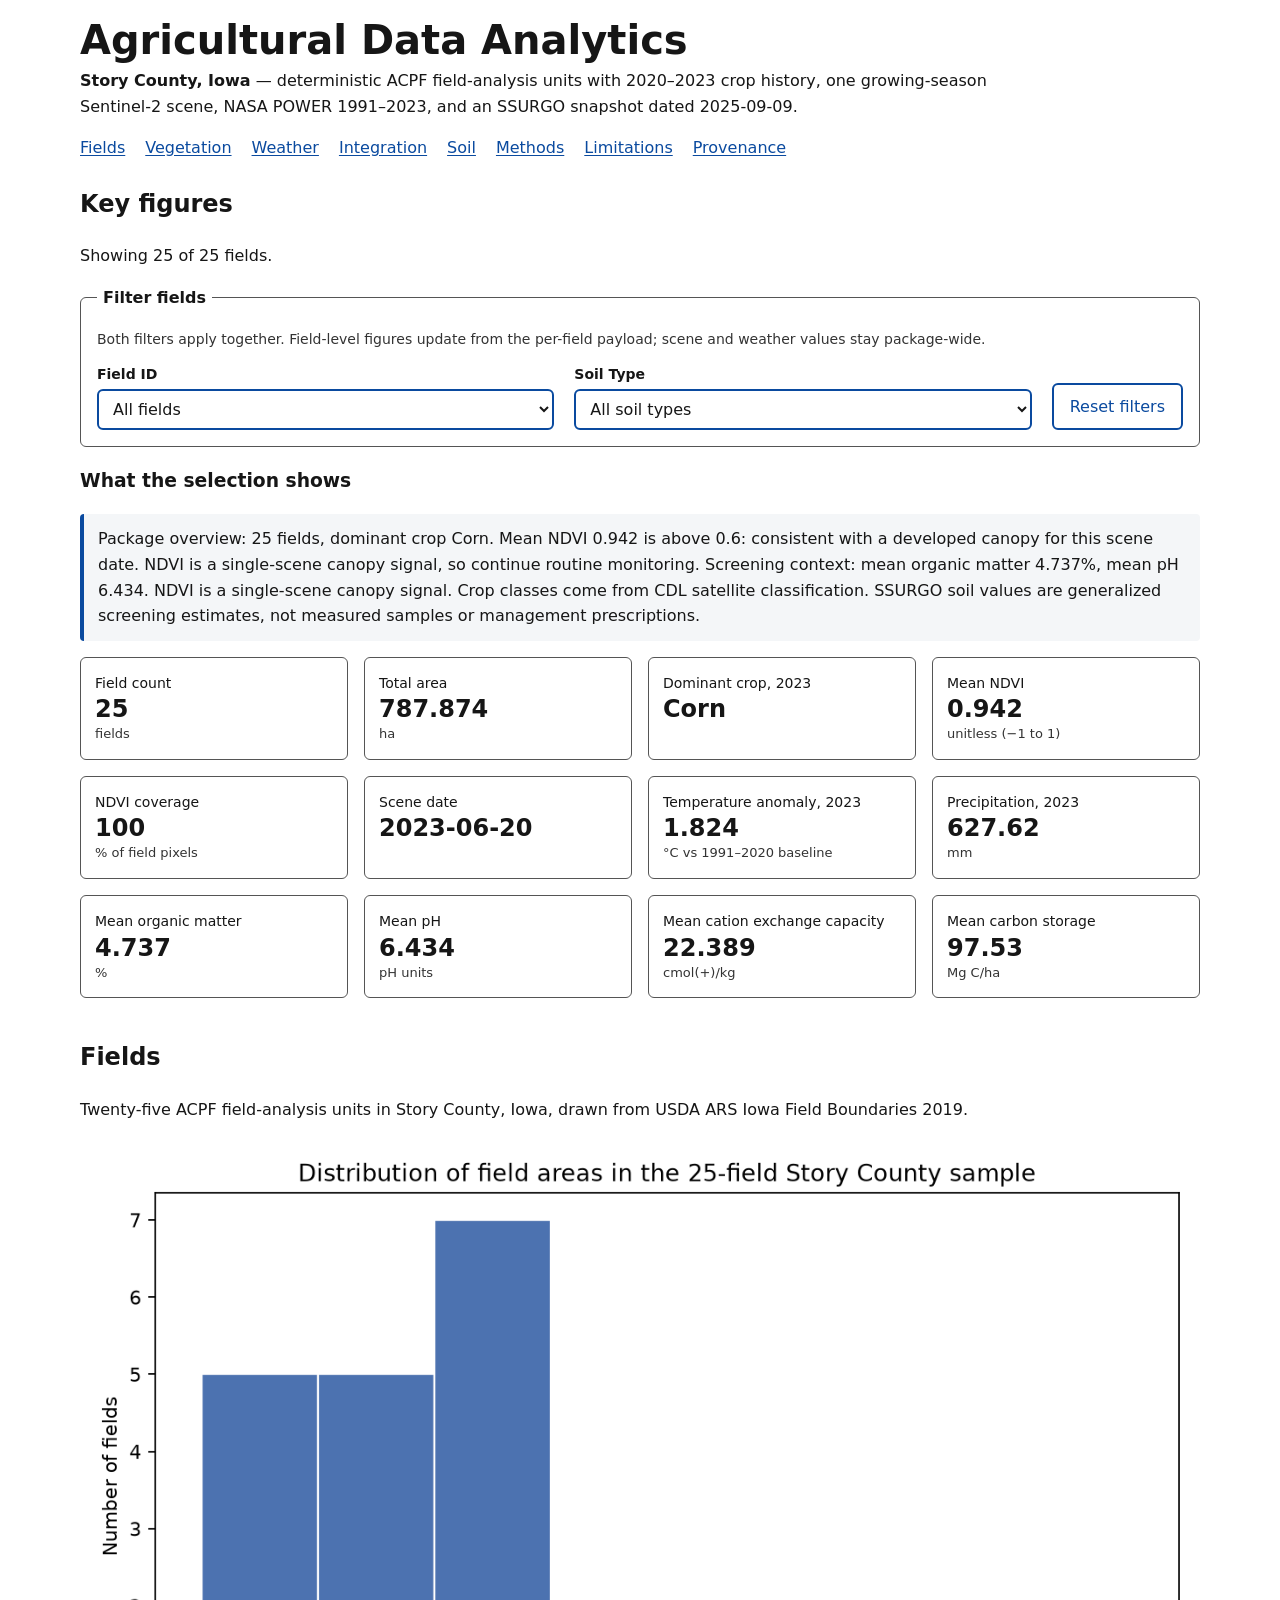
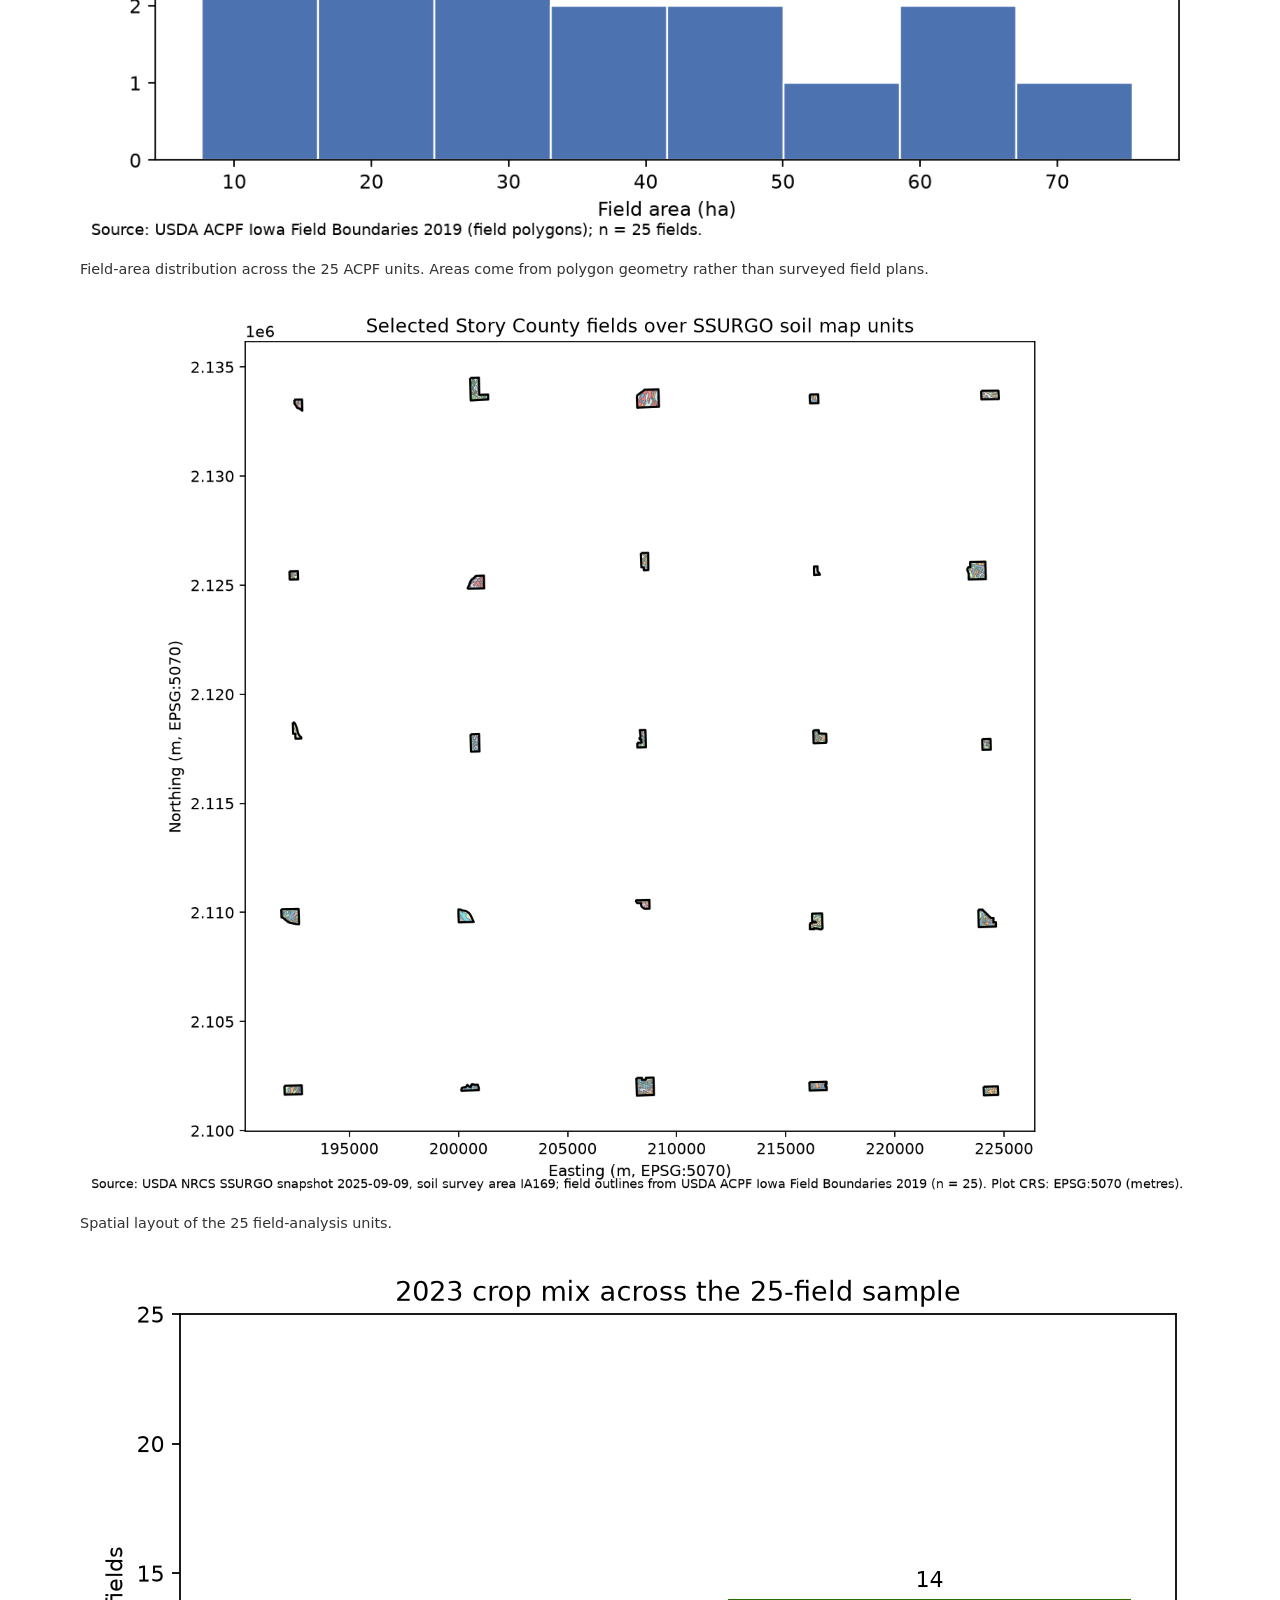
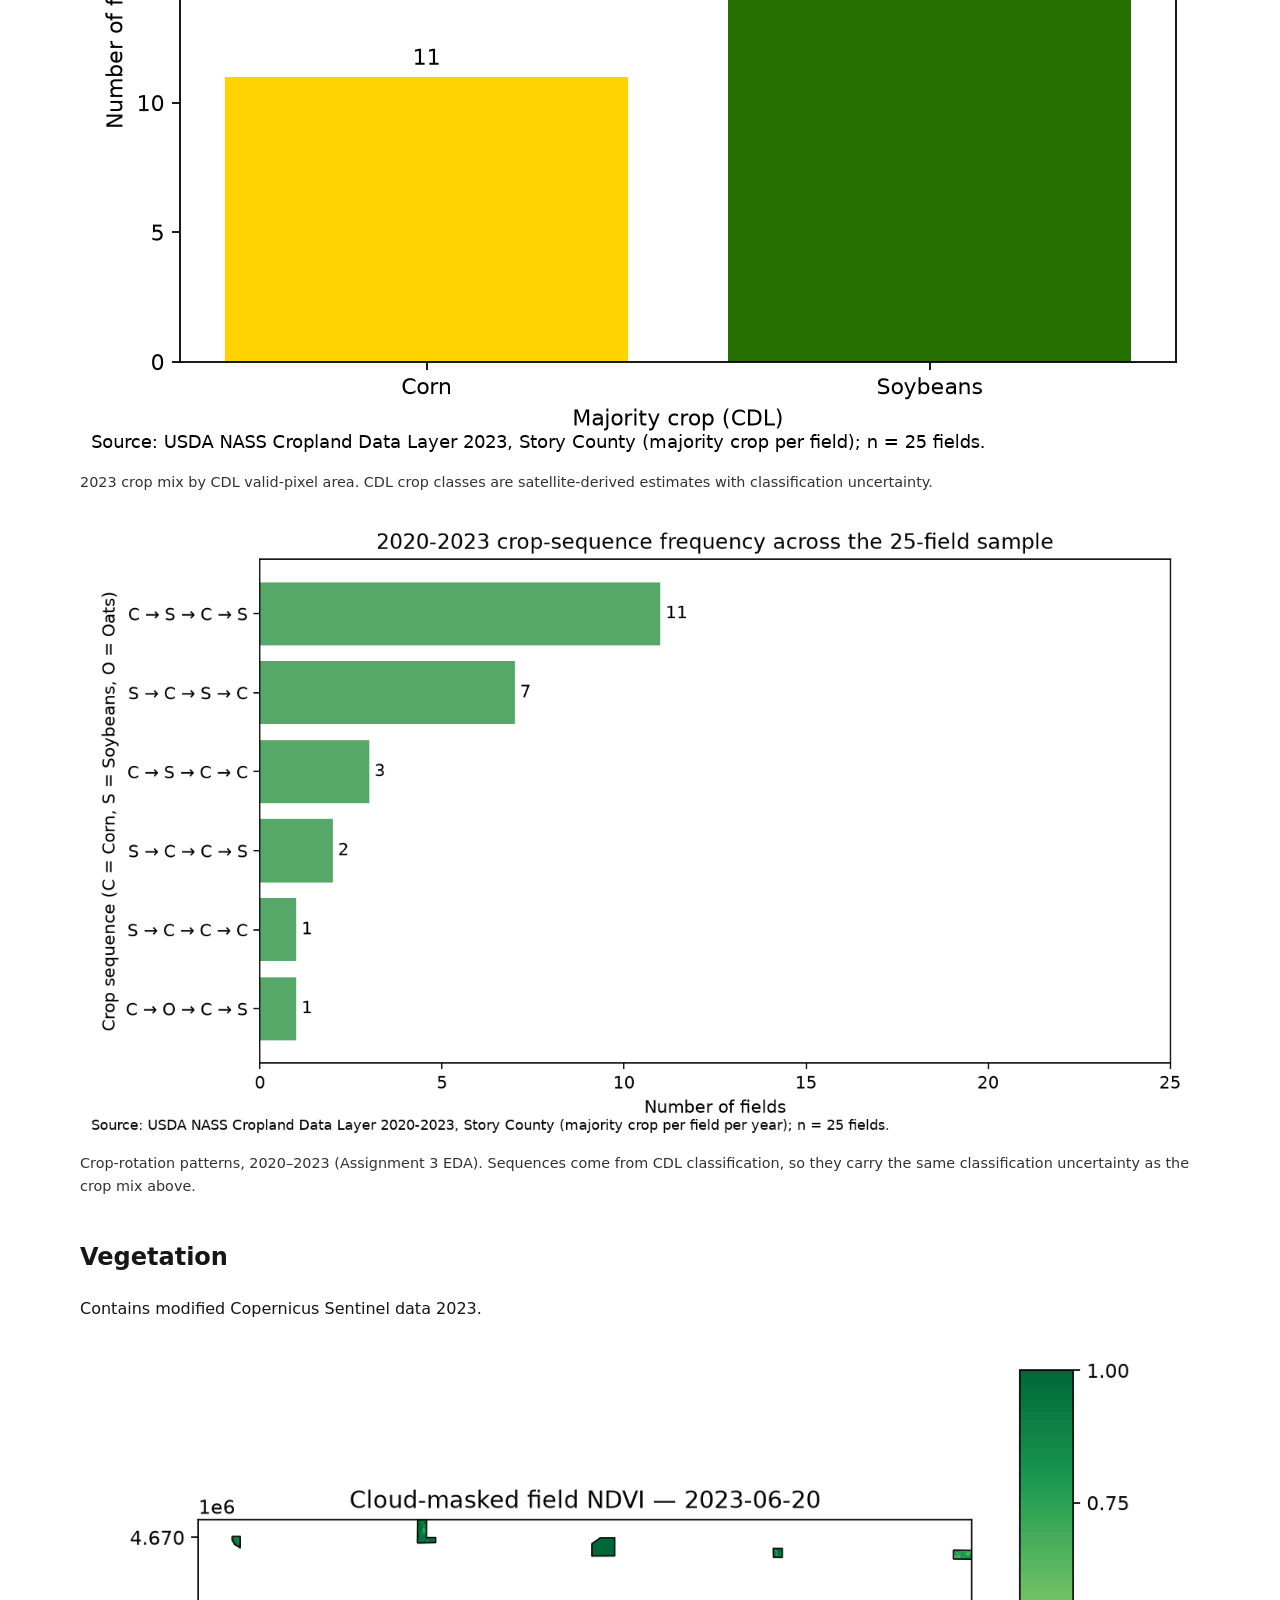
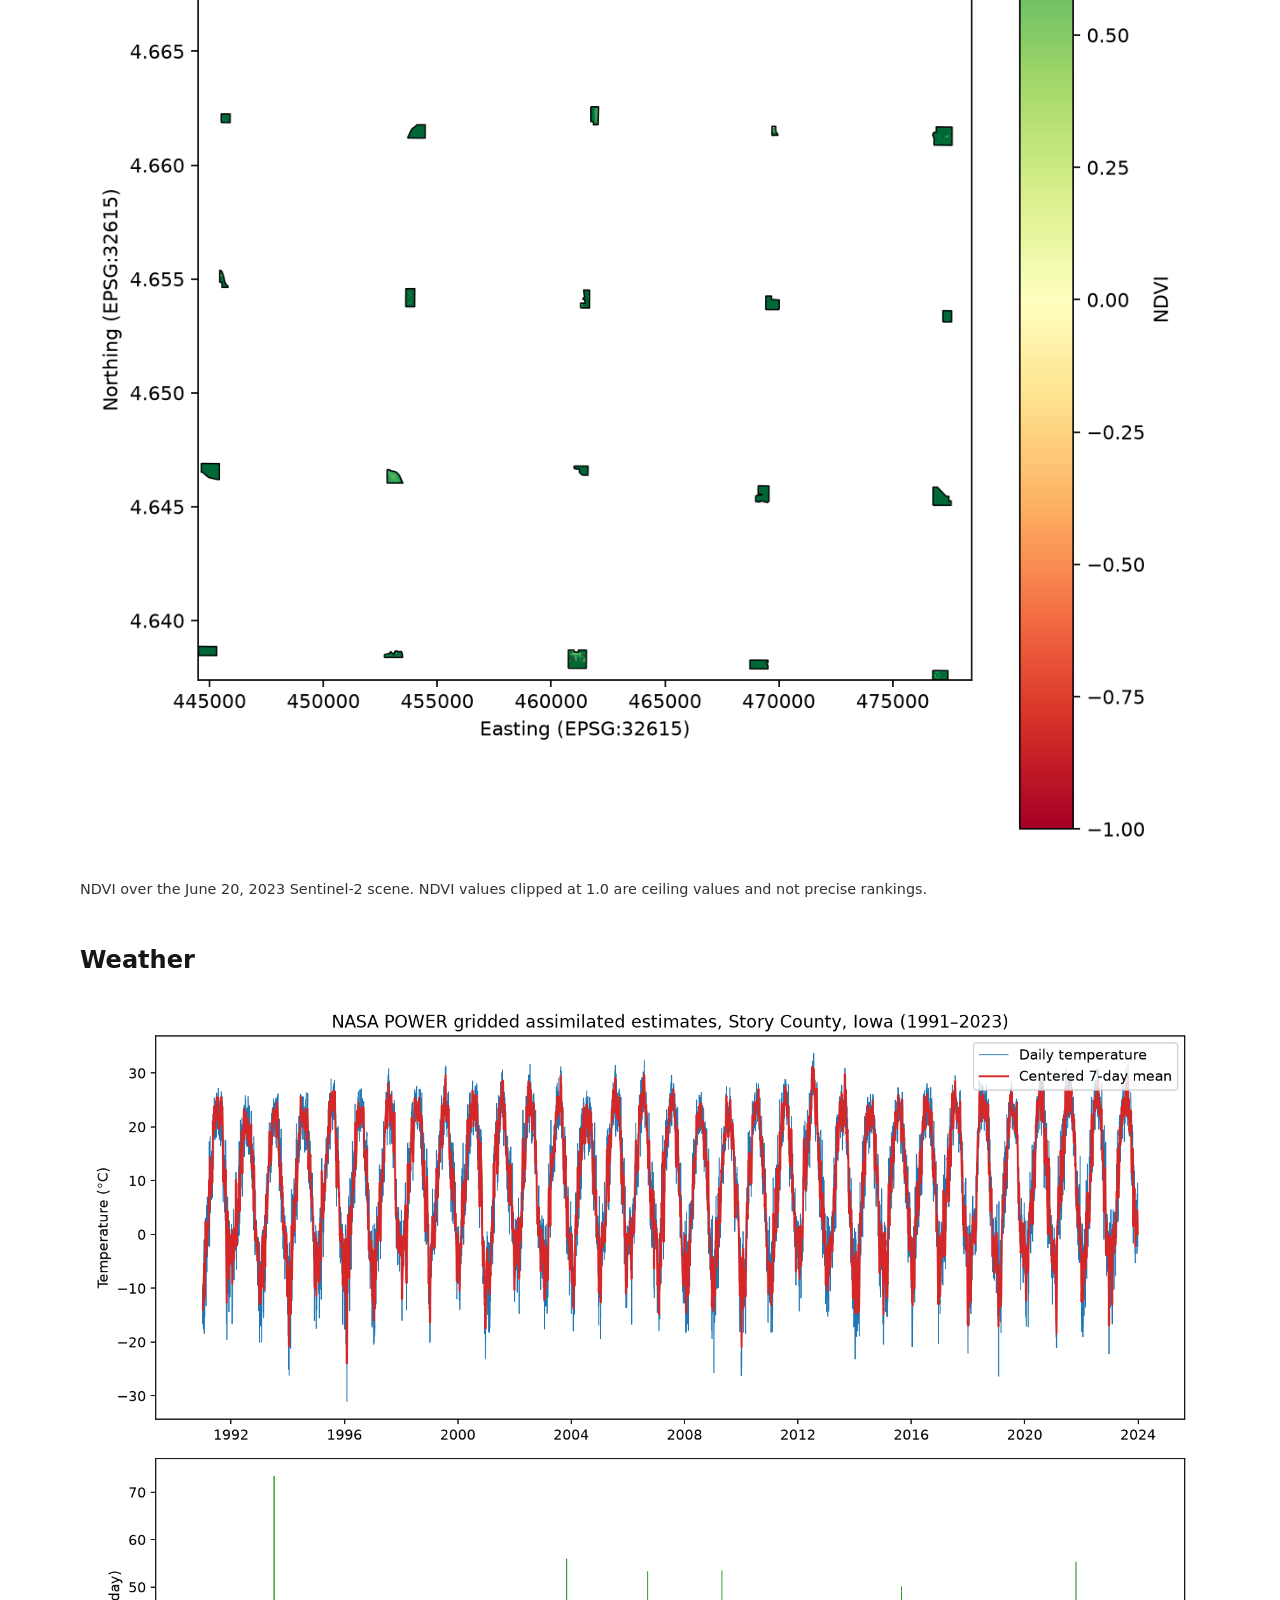
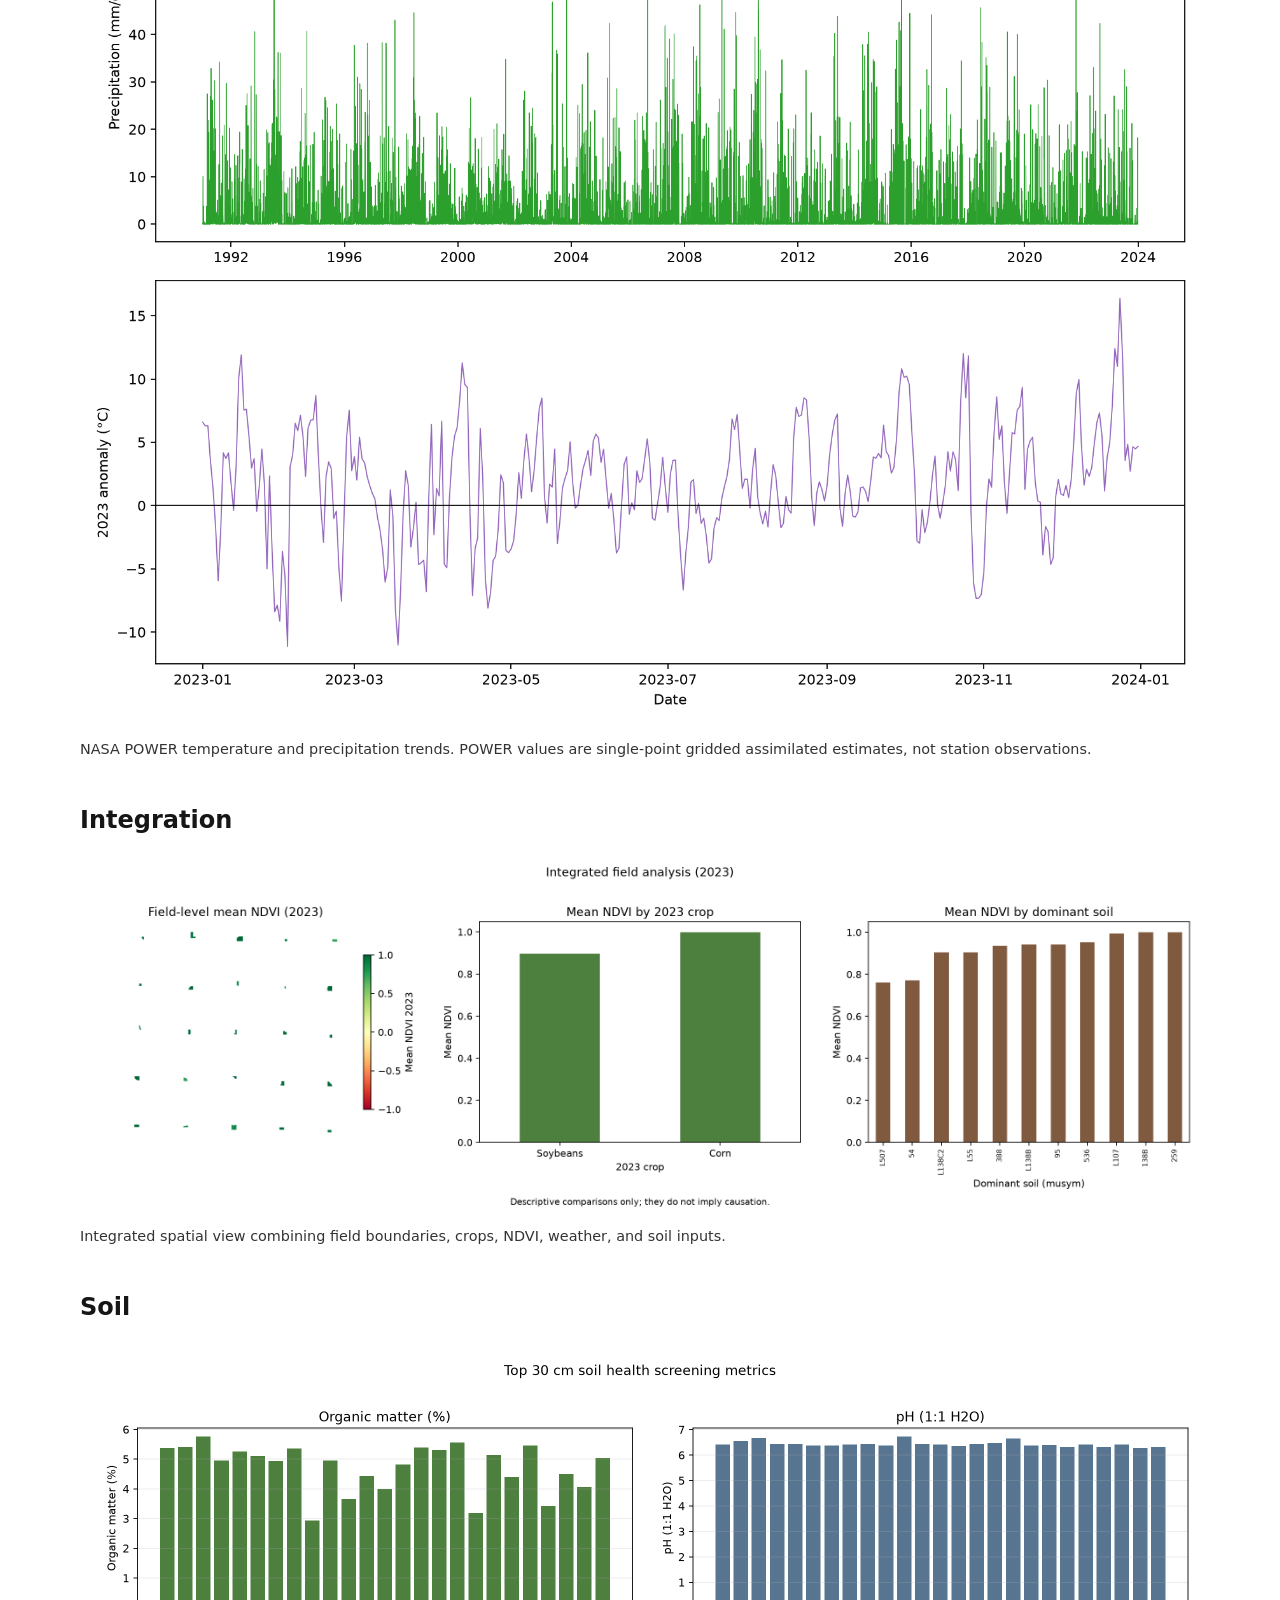
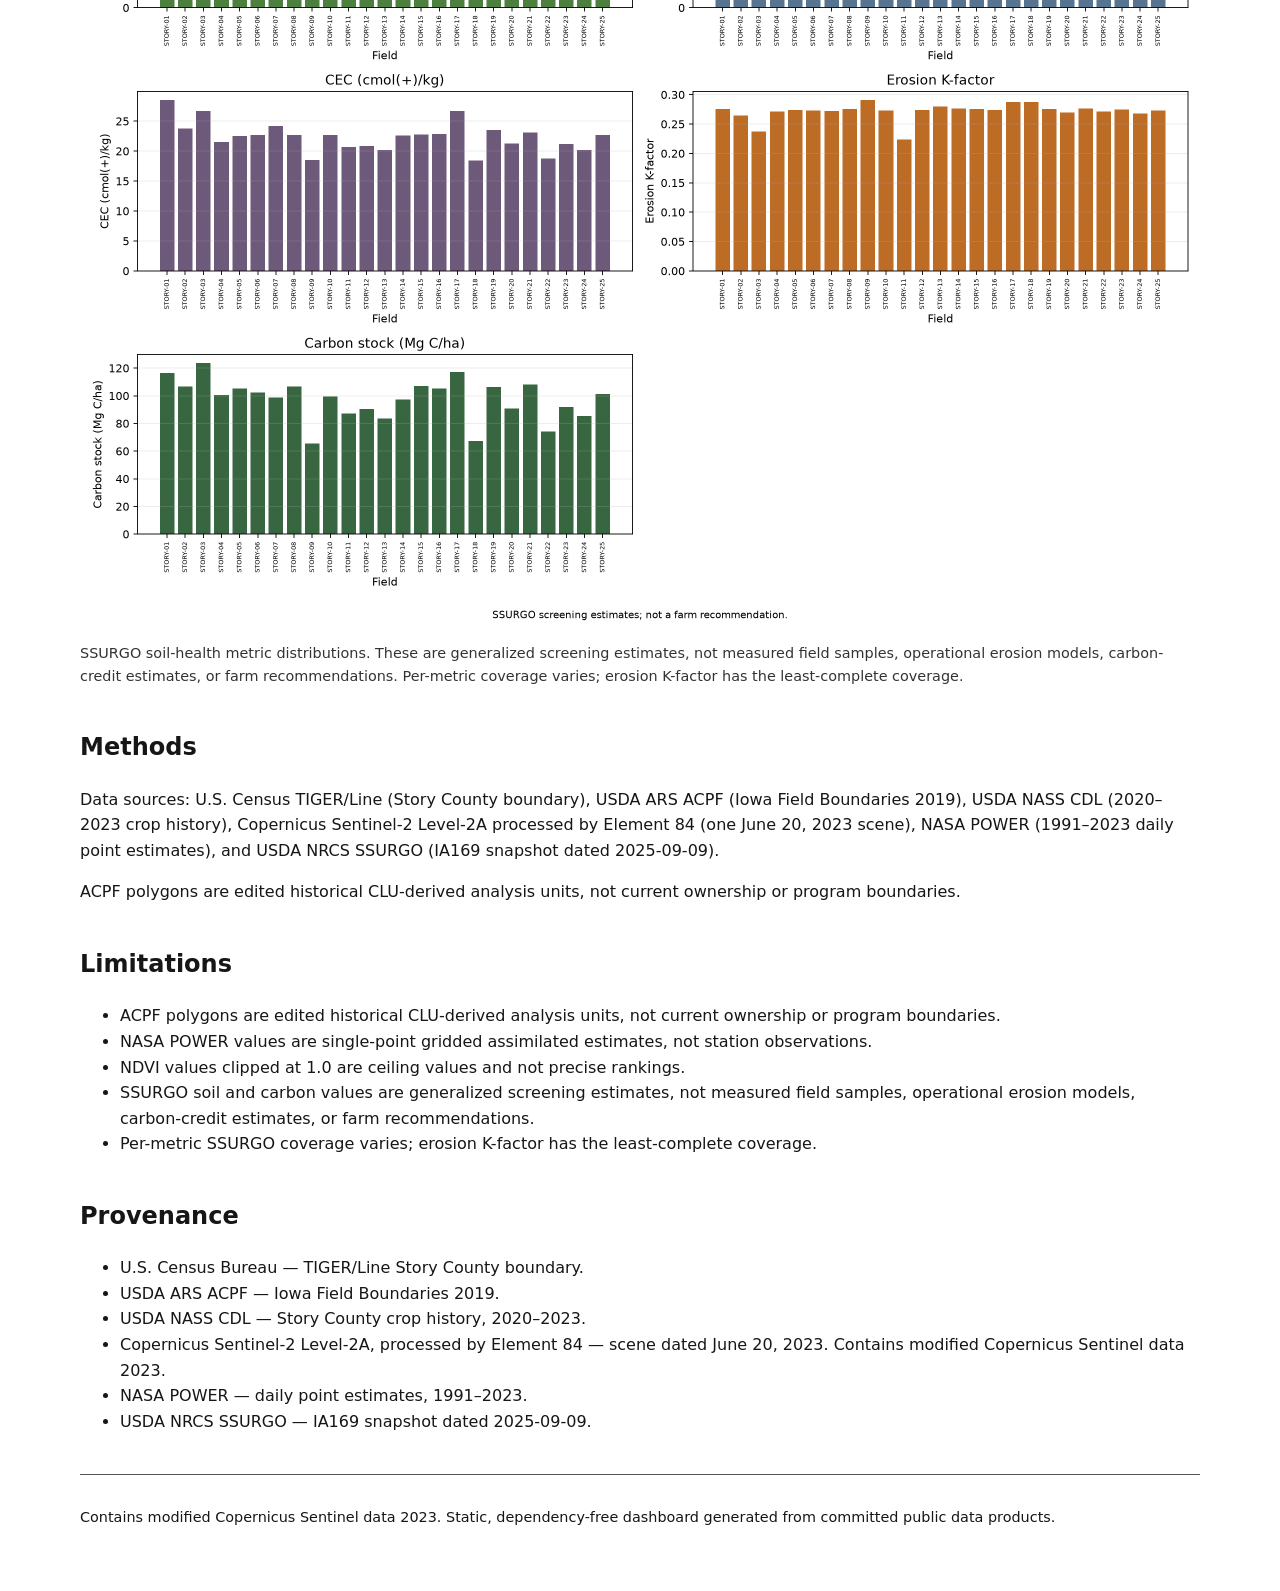
<file: docs/index.html>
<!doctype html>
<html lang="en">
<head>
  <meta charset="utf-8">
  <meta name="viewport" content="width=device-width, initial-scale=1">
  <meta name="description" content="Static agricultural data analytics dashboard for Story County, Iowa.">
  <title>Agricultural Data Analytics — Story County, Iowa</title>
  <link rel="stylesheet" href="styles.css">
</head>
<body data-dashboard="data/dashboard.json">
  <a class="skip-link" href="#main">Skip to main content</a>

  <header>
    <h1>Agricultural Data Analytics</h1>
    <p class="lede"><strong>Story County, Iowa</strong> — deterministic ACPF
      field-analysis units with 2020–2023 crop history, one growing-season
      Sentinel-2 scene, NASA POWER 1991–2023, and an SSURGO snapshot dated
      2025-09-09.</p>
    <nav aria-label="Dashboard sections">
      <ul class="nav-list">
        <li><a href="#fields">Fields</a></li>
        <li><a href="#vegetation">Vegetation</a></li>
        <li><a href="#weather">Weather</a></li>
        <li><a href="#integration">Integration</a></li>
        <li><a href="#soil">Soil</a></li>
        <li><a href="#methods">Methods</a></li>
        <li><a href="#limitations">Limitations</a></li>
        <li><a href="#provenance">Provenance</a></li>
      </ul>
    </nav>
  </header>

  <main id="main" tabindex="-1">
    <section id="kpis" aria-labelledby="kpis-heading">
      <h2 id="kpis-heading">Key figures</h2>
      <p id="kpi-status" role="status">Loading dashboard data…</p>
      <form id="dashboard-filters" class="filters">
        <fieldset>
          <legend>Filter fields</legend>
          <p class="filters-help">Both filters apply together. Field-level
            figures update from the per-field payload; scene and weather
            values stay package-wide.</p>
          <div class="filters-row">
            <div class="filter-group">
              <label for="field-id-filter">Field ID</label>
              <select id="field-id-filter" name="field-id" disabled>
                <option value="">Loading fields…</option>
              </select>
            </div>
            <div class="filter-group">
              <label for="soil-type-filter">Soil Type</label>
              <select id="soil-type-filter" name="soil-type" disabled>
                <option value="">Loading soil types…</option>
              </select>
            </div>
            <button type="button" id="filter-reset">Reset filters</button>
          </div>
          <p id="package-wide-note" class="package-note" hidden>Scene date,
            temperature anomaly, and precipitation are package-wide values
            for the whole field package: the source data are not
            field-specific, so they do not change with these filters.</p>
        </fieldset>
      </form>
      <h3 id="narrative-heading">What the selection shows</h3>
      <p id="narrative-region" aria-live="polite"
         aria-labelledby="narrative-heading">Dashboard narrative will appear
        once data loads.</p>
      <ul class="kpi-grid">
        <li>
          <span class="kpi-label">Field count</span>
          <strong class="kpi-value" data-kpi="field_count">—</strong>
          <span class="kpi-unit">fields</span>
        </li>
        <li>
          <span class="kpi-label">Total area</span>
          <strong class="kpi-value" data-kpi="total_area_ha">—</strong>
          <span class="kpi-unit">ha</span>
        </li>
        <li>
          <span class="kpi-label">Dominant crop, 2023</span>
          <strong class="kpi-value" data-kpi="dominant_crop_2023">—</strong>
        </li>
        <li>
          <span class="kpi-label">Mean NDVI</span>
          <strong class="kpi-value" data-kpi="mean_ndvi">—</strong>
          <span class="kpi-unit">unitless (−1 to 1)</span>
        </li>
        <li>
          <span class="kpi-label">NDVI coverage</span>
          <strong class="kpi-value" data-kpi="ndvi_coverage_pct">—</strong>
          <span class="kpi-unit">% of field pixels</span>
        </li>
        <li>
          <span class="kpi-label">Scene date</span>
          <strong class="kpi-value" data-kpi="scene_date">—</strong>
        </li>
        <li>
          <span class="kpi-label">Temperature anomaly, 2023</span>
          <strong class="kpi-value" data-kpi="t2m_anomaly_2023_c">—</strong>
          <span class="kpi-unit">°C vs 1991–2020 baseline</span>
        </li>
        <li>
          <span class="kpi-label">Precipitation, 2023</span>
          <strong class="kpi-value" data-kpi="precip_2023_mm">—</strong>
          <span class="kpi-unit">mm</span>
        </li>
        <li>
          <span class="kpi-label">Mean organic matter</span>
          <strong class="kpi-value" data-kpi="mean_organic_matter_pct">—</strong>
          <span class="kpi-unit">%</span>
        </li>
        <li>
          <span class="kpi-label">Mean pH</span>
          <strong class="kpi-value" data-kpi="mean_ph">—</strong>
          <span class="kpi-unit">pH units</span>
        </li>
        <li>
          <span class="kpi-label">Mean cation exchange capacity</span>
          <strong class="kpi-value" data-kpi="mean_cec_cmol_kg">—</strong>
          <span class="kpi-unit">cmol(+)/kg</span>
        </li>
        <li>
          <span class="kpi-label">Mean carbon storage</span>
          <strong class="kpi-value" data-kpi="mean_carbon_storage_mg_c_ha">—</strong>
          <span class="kpi-unit">Mg C/ha</span>
        </li>
      </ul>
    </section>

    <section id="fields" aria-labelledby="fields-heading">
      <h2 id="fields-heading">Fields</h2>
      <p>Twenty-five ACPF field-analysis units in Story County, Iowa, drawn
        from USDA ARS Iowa Field Boundaries 2019.</p>
      <figure>
        <img src="assets/field_area_distribution.png" width="1280" height="800"
             alt="Bar chart of the distribution of field areas across the 25 analysis units">
        <figcaption>Field-area distribution across the 25 ACPF units. Areas
          come from polygon geometry rather than surveyed field plans.</figcaption>
      </figure>
      <figure>
        <img src="assets/field_spatial_map.png" width="1600" height="1280"
             alt="Map of the 25 field polygons across Story County, Iowa">
        <figcaption>Spatial layout of the 25 field-analysis units.</figcaption>
      </figure>
      <figure>
        <img src="assets/crop_mix_2023.png" width="1120" height="800"
             alt="Chart of the 2023 crop mix by CDL valid-pixel area">
        <figcaption>2023 crop mix by CDL valid-pixel area. CDL crop classes
          are satellite-derived estimates with classification
          uncertainty.</figcaption>
      </figure>
      <figure>
        <img src="assets/crop_rotation_patterns.png" width="1440" height="800"
             alt="Exploratory data analysis heatmap of 2020 to 2023 crop sequences across the 25 field-analysis units">
        <figcaption>Crop-rotation patterns, 2020–2023 (Assignment 3 EDA).
          Sequences come from CDL classification, so they carry the same
          classification uncertainty as the crop mix above.</figcaption>
      </figure>
    </section>

    <section id="vegetation" aria-labelledby="vegetation-heading">
      <h2 id="vegetation-heading">Vegetation</h2>
      <p>Contains modified Copernicus Sentinel data 2023.</p>
      <figure>
        <img src="assets/ndvi_map.png" width="1280" height="1280"
             alt="NDVI map from the June 20, 2023 Sentinel-2 scene">
        <figcaption>NDVI over the June 20, 2023 Sentinel-2 scene. NDVI values
          clipped at 1.0 are ceiling values and not precise rankings.</figcaption>
      </figure>
    </section>

    <section id="weather" aria-labelledby="weather-heading">
      <h2 id="weather-heading">Weather</h2>
      <figure>
        <img src="assets/weather_trends.png" width="1760" height="2080"
             alt="NASA POWER temperature and precipitation trends for 1991 to 2023">
        <figcaption>NASA POWER temperature and precipitation trends. POWER
          values are single-point gridded assimilated estimates, not station
          observations.</figcaption>
      </figure>
    </section>

    <section id="integration" aria-labelledby="integration-heading">
      <h2 id="integration-heading">Integration</h2>
      <figure>
        <img src="assets/integrated_spatial_analysis.png" width="2560" height="800"
             alt="Integrated spatial analysis combining fields, crops, NDVI, weather, and soil">
        <figcaption>Integrated spatial view combining field boundaries, crops,
          NDVI, weather, and soil inputs.</figcaption>
      </figure>
    </section>

    <section id="soil" aria-labelledby="soil-heading">
      <h2 id="soil-heading">Soil</h2>
      <figure>
        <img src="assets/soil_health_metrics.png" width="2240" height="1760"
             alt="Distributions of SSURGO soil health metrics across the 25 fields">
        <figcaption>SSURGO soil-health metric distributions. These are
          generalized screening estimates, not measured field samples,
          operational erosion models, carbon-credit estimates, or farm
          recommendations. Per-metric coverage varies; erosion K-factor has
          the least-complete coverage.</figcaption>
      </figure>
    </section>

    <section id="methods" aria-labelledby="methods-heading">
      <h2 id="methods-heading">Methods</h2>
      <p>Data sources: U.S. Census TIGER/Line (Story County boundary), USDA
        ARS ACPF (Iowa Field Boundaries 2019), USDA NASS CDL (2020–2023 crop
        history), Copernicus Sentinel-2 Level-2A processed by Element 84 (one
        June 20, 2023 scene), NASA POWER (1991–2023 daily point estimates),
        and USDA NRCS SSURGO (IA169 snapshot dated 2025-09-09).</p>
      <p>ACPF polygons are edited historical CLU-derived analysis units, not
        current ownership or program boundaries.</p>
    </section>

    <section id="limitations" aria-labelledby="limitations-heading">
      <h2 id="limitations-heading">Limitations</h2>
      <ul>
        <li>ACPF polygons are edited historical CLU-derived analysis units,
          not current ownership or program boundaries.</li>
        <li>NASA POWER values are single-point gridded assimilated estimates,
          not station observations.</li>
        <li>NDVI values clipped at 1.0 are ceiling values and not precise
          rankings.</li>
        <li>SSURGO soil and carbon values are generalized screening
          estimates, not measured field samples, operational erosion models,
          carbon-credit estimates, or farm recommendations.</li>
        <li>Per-metric SSURGO coverage varies; erosion K-factor has the
          least-complete coverage.</li>
      </ul>
    </section>

    <section id="provenance" aria-labelledby="provenance-heading">
      <h2 id="provenance-heading">Provenance</h2>
      <ul>
        <li>U.S. Census Bureau — TIGER/Line Story County boundary.</li>
        <li>USDA ARS ACPF — Iowa Field Boundaries 2019.</li>
        <li>USDA NASS CDL — Story County crop history, 2020–2023.</li>
        <li>Copernicus Sentinel-2 Level-2A, processed by Element 84 — scene
          dated June 20, 2023. Contains modified Copernicus Sentinel data
          2023.</li>
        <li>NASA POWER — daily point estimates, 1991–2023.</li>
        <li>USDA NRCS SSURGO — IA169 snapshot dated 2025-09-09.</li>
      </ul>
    </section>
  </main>

  <footer>
    <p>Contains modified Copernicus Sentinel data 2023. Static,
      dependency-free dashboard generated from committed public data
      products.</p>
  </footer>

  <script>
    (function () {
      "use strict";
      var status = document.getElementById("kpi-status");
      var narrative = document.getElementById("narrative-region");
      var fieldSelect = document.getElementById("field-id-filter");
      var soilSelect = document.getElementById("soil-type-filter");
      var resetButton = document.getElementById("filter-reset");
      var packageNote = document.getElementById("package-wide-note");
      var kpiTargets = Array.prototype.slice.call(
        document.querySelectorAll("[data-kpi]"));
      var PACKAGE_WIDE_KEYS = ["scene_date", "t2m_anomaly_2023_c",
                               "precip_2023_mm"];
      var source = document.body.getAttribute("data-dashboard");
      var required = [
        "field_count", "total_area_ha", "dominant_crop_2023", "mean_ndvi",
        "ndvi_coverage_pct", "scene_date", "t2m_anomaly_2023_c",
        "precip_2023_mm", "mean_organic_matter_pct", "mean_ph",
        "mean_cec_cmol_kg", "mean_carbon_storage_mg_c_ha"
      ];
      var FIELD_NUMBERS = ["area_ha", "crop_2023_pixels", "mean_ndvi",
        "ndvi_coverage_fraction", "organic_matter_pct", "ph_h2o",
        "cec_cmol_kg", "carbon_storage_mg_c_ha"];
      var payload = null;

      function validate(data) {
        if (!data || typeof data !== "object") {
          throw new Error("invalid dashboard payload");
        }
        required.forEach(function (key) {
          var value = data[key];
          if (value === undefined || value === null) {
            throw new Error("missing KPI: " + key);
          }
          if (typeof value === "number" && !isFinite(value)) {
            throw new Error("non-finite KPI: " + key);
          }
        });
        if (!Array.isArray(data.fields) || !data.fields.length) {
          throw new Error("missing fields array");
        }
        data.fields.forEach(function (record) {
          if (!record || typeof record !== "object" || !record.field_id) {
            throw new Error("invalid field record");
          }
          FIELD_NUMBERS.forEach(function (key) {
            if (typeof record[key] !== "number"
                || !isFinite(record[key])) {
              throw new Error("non-finite field value: " + key);
            }
          });
        });
      }

      function format(value) {
        if (typeof value === "number") {
          return new Intl.NumberFormat("en-US", {
            maximumFractionDigits: 3
          }).format(value);
        }
        return String(value);
      }

      function setKpi(key, value) {
        var target = kpiTargets.find(function (element) {
          return element.getAttribute("data-kpi") === key;
        });
        if (target) {
          target.textContent = format(value);
        }
      }

      function mean(records, key) {
        var total = records.reduce(function (sum, record) {
          return sum + record[key];
        }, 0);
        return total / records.length;
      }

      function dominantCrop(records) {
        var totals = {};
        var best = null;
        records.forEach(function (record) {
          totals[record.crop_2023] = (totals[record.crop_2023] || 0)
            + record.crop_2023_pixels;
        });
        Object.keys(totals).forEach(function (name) {
          if (best === null || totals[name] > totals[best]
              || (totals[name] === totals[best] && name < best)) {
            best = name;
          }
        });
        return best;
      }

      function fillSelect(select, values, allLabel, toLabel) {
        select.textContent = "";
        select.add(new Option(allLabel, ""));
        values.forEach(function (value) {
          select.add(new Option(toLabel ? toLabel(value) : value, value));
        });
        select.disabled = false;
      }

      function soilLabel(record) {
        return record.soil_type + " — " + record.soil_name;
      }

      function ndviBand(value) {
        if (value < 0.3) {
          return "Mean NDVI " + format(value) + " is below 0.3. Recommend " +
            "immediate scouting for possible nutrient, pest, disease, " +
            "water, or establishment pressure, and comparison with growth " +
            "stage and field observations. One satellite scene cannot " +
            "confirm which cause is present; this is not a claim of " +
            "measured stress or yield loss.";
        }
        if (value <= 0.6) {
          return "Mean NDVI " + format(value) + " is in the 0.3 to 0.6 " +
            "watch band: canopy development is worth monitoring against " +
            "growth stage and field observations. One satellite scene " +
            "cannot confirm a cause.";
        }
        return "Mean NDVI " + format(value) + " is above 0.6: consistent " +
          "with a developed canopy for this scene date. NDVI is a " +
          "single-scene canopy signal, so continue routine monitoring.";
      }

      function buildNarrative(fields, active) {
        var parts = [];
        var count = fields.length;
        var crop = dominantCrop(fields);
        var meanNdvi = mean(fields, "mean_ndvi");
        if (active) {
          if (count === 1) {
            var record = fields[0];
            parts.push(record.field_id + ": " + format(record.area_ha) +
              " ha, " + record.crop_2023 + " in 2023, dominant soil " +
              soilLabel(record) + ".");
          } else {
            parts.push(count + " fields, " +
              format(fields.reduce(function (sum, record) {
                return sum + record.area_ha;
              }, 0)) + " ha total, dominant crop " + crop + ".");
          }
        } else {
          parts.push("Package overview: " + count + " fields, dominant " +
            "crop " + crop + ".");
        }
        parts.push(ndviBand(meanNdvi));
        parts.push("Screening context: mean organic matter " +
          format(mean(fields, "organic_matter_pct")) + "%, mean pH " +
          format(mean(fields, "ph_h2o")) + ".");
        parts.push("NDVI is a single-scene canopy signal. Crop classes come " +
          "from CDL satellite classification. SSURGO soil values are " +
          "generalized screening estimates, not measured samples or " +
          "management prescriptions.");
        return parts.join(" ");
      }

      function applyFilters() {
        if (!payload) {
          return;
        }
        var fieldId = fieldSelect.value;
        var soilType = soilSelect.value;
        var active = Boolean(fieldId || soilType);
        var matches = payload.fields.filter(function (record) {
          return (!fieldId || record.field_id === fieldId)
            && (!soilType || record.soil_type === soilType);
        });
        packageNote.hidden = !active;
        if (!matches.length) {
          kpiTargets.forEach(function (target) {
            if (PACKAGE_WIDE_KEYS.indexOf(
                target.getAttribute("data-kpi")) === -1) {
              target.textContent = "—";
            }
          });
          status.textContent = "No fields match the selected filters.";
          narrative.textContent = "No fields match the selected Field ID " +
            "and Soil Type combination. Adjust or reset the filters to " +
            "see data again.";
          return;
        }
        setKpi("field_count", matches.length);
        setKpi("total_area_ha", matches.reduce(function (sum, record) {
          return sum + record.area_ha;
        }, 0));
        setKpi("dominant_crop_2023", dominantCrop(matches));
        setKpi("mean_ndvi", mean(matches, "mean_ndvi"));
        setKpi("ndvi_coverage_pct",
               mean(matches, "ndvi_coverage_fraction") * 100);
        setKpi("mean_organic_matter_pct",
               mean(matches, "organic_matter_pct"));
        setKpi("mean_ph", mean(matches, "ph_h2o"));
        setKpi("mean_cec_cmol_kg", mean(matches, "cec_cmol_kg"));
        setKpi("mean_carbon_storage_mg_c_ha",
               mean(matches, "carbon_storage_mg_c_ha"));
        status.textContent = "Showing " + matches.length + " of " +
          payload.fields.length + " fields.";
        narrative.textContent = buildNarrative(matches, active);
      }

      function render(data) {
        kpiTargets.forEach(function (target) {
          var key = target.getAttribute("data-kpi");
          target.textContent = format(data[key]);
        });
        fillSelect(fieldSelect,
                   data.fields.map(function (record) {
                     return record.field_id;
                   }), "All fields");
        var soilNames = {};
        data.fields.forEach(function (record) {
          if (!(record.soil_type in soilNames)) {
            soilNames[record.soil_type] = record.soil_name;
          }
        });
        var soilTypes = Object.keys(soilNames);
        soilTypes.sort(function (a, b) {
          return a.localeCompare(b, "en", { numeric: true });
        });
        fillSelect(soilSelect, soilTypes, "All soil types", function (code) {
          return code + " — " + soilNames[code];
        });
        status.textContent = "Dashboard data loaded.";
        applyFilters();
      }

      fieldSelect.addEventListener("change", applyFilters);
      soilSelect.addEventListener("change", applyFilters);
      resetButton.addEventListener("click", function () {
        fieldSelect.value = "";
        soilSelect.value = "";
        applyFilters();
        fieldSelect.focus();
      });

      fetch(source)
        .then(function (response) {
          if (!response.ok) {
            throw new Error("load failed");
          }
          return response.json();
        })
        .then(function (data) {
          validate(data);
          payload = data;
          render(data);
        })
        .catch(function () {
          status.textContent = "Dashboard data could not be loaded. Please reload the page to try again.";
          fieldSelect.options[0].textContent = "Field list unavailable";
          soilSelect.options[0].textContent = "Soil types unavailable";
          narrative.textContent = "Dashboard data could not be loaded. " +
            "Please reload the page to try again.";
        });
    }());
  </script>
</body>
</html>
</file>
<file: docs/styles.css>
/* Static dashboard styling: responsive, high-contrast, keyboard-accessible. */

* {
  box-sizing: border-box;
}

html {
  -webkit-text-size-adjust: 100%;
}

body {
  margin: 0 auto;
  padding: 0 1rem 3rem;
  max-width: 72rem;
  font-family: system-ui, "Segoe UI", Roboto, Helvetica, Arial, sans-serif;
  font-size: 1rem;
  line-height: 1.6;
  color: #161616;
  background: #ffffff;
}

a {
  color: #0a4a9f;
  text-decoration: underline;
  text-underline-offset: 2px;
}

.skip-link {
  position: absolute;
  top: -10rem;
  left: 0;
  padding: 0.75rem 1rem;
  background: #0a4a9f;
  color: #ffffff;
  z-index: 10;
}

.skip-link:focus {
  top: 0;
}

:focus-visible {
  outline: 3px solid #b45309;
  outline-offset: 2px;
}

.nav-list {
  display: flex;
  flex-wrap: wrap;
  gap: 0.5rem 1.25rem;
  margin: 1rem 0 0;
  padding: 0;
  list-style: none;
}

h1 {
  margin: 1rem 0 0.25rem;
  font-size: clamp(1.75rem, 4vw, 2.5rem);
  line-height: 1.2;
}

.lede {
  margin: 0.25rem 0 0;
  max-width: 60rem;
}

main {
  margin-top: 1.5rem;
}

section {
  margin: 0 0 2.5rem;
}

.kpi-grid {
  display: grid;
  grid-template-columns: repeat(auto-fit, minmax(14rem, 1fr));
  gap: 1rem;
  margin: 1rem 0 0;
  padding: 0;
  list-style: none;
}

.kpi-grid li {
  padding: 0.875rem;
  border: 1px solid #555555;
  border-radius: 6px;
}

.kpi-label {
  display: block;
  font-size: 0.875rem;
}

.kpi-value {
  display: block;
  font-size: 1.5rem;
  line-height: 1.25;
}

.kpi-unit {
  display: block;
  font-size: 0.8125rem;
  color: #333333;
}

.filters {
  margin: 1rem 0 0;
}

.filters fieldset {
  margin: 0;
  padding: 0.875rem 1rem 1rem;
  border: 1px solid #555555;
  border-radius: 6px;
}

.filters legend {
  font-weight: 600;
  padding: 0 0.375rem;
}

.filters-help {
  margin: 0.25rem 0 0.75rem;
  font-size: 0.875rem;
  color: #333333;
}

.filters-row {
  display: flex;
  flex-wrap: wrap;
  gap: 0.75rem 1.25rem;
  align-items: flex-end;
}

.filter-group {
  display: flex;
  flex-direction: column;
  gap: 0.25rem;
  flex: 1 1 14rem;
  min-width: 0;
}

.filter-group label {
  font-weight: 600;
  font-size: 0.875rem;
}

.filter-group select {
  padding: 0.5rem 0.625rem;
  font: inherit;
  color: inherit;
  background: #ffffff;
  border: 2px solid #0a4a9f;
  border-radius: 6px;
  min-width: 0;
}

.filter-group select:disabled {
  background: #eeeeee;
  color: #555555;
  cursor: not-allowed;
}

#filter-reset {
  padding: 0.55rem 1rem;
  font: inherit;
  background: #ffffff;
  color: #0a4a9f;
  border: 2px solid #0a4a9f;
  border-radius: 6px;
  cursor: pointer;
}

.package-note {
  margin: 0.75rem 0 0;
  padding: 0.625rem 0.75rem;
  font-size: 0.875rem;
  color: #4a3207;
  background: #fdf3dd;
  border: 1px solid #b45309;
  border-radius: 6px;
}

#narrative-region {
  margin: 1rem 0 0;
  padding: 0.75rem 0.875rem;
  background: #f4f6f8;
  border-left: 4px solid #0a4a9f;
  border-radius: 4px;
}

figure {
  margin: 1.25rem 0;
}

img {
  max-width: 100%;
  height: auto;
}

figcaption {
  margin-top: 0.5rem;
  font-size: 0.9rem;
  color: #333333;
}

footer {
  padding-top: 1rem;
  border-top: 1px solid #555555;
  font-size: 0.9rem;
}

@media (max-width: 40rem) {
  body {
    padding-left: 0.75rem;
    padding-right: 0.75rem;
  }

  .kpi-grid {
    grid-template-columns: 1fr;
  }

  .kpi-value {
    font-size: 1.25rem;
  }
}

@media (prefers-reduced-motion: reduce) {
  *,
  *::before,
  *::after {
    animation: none !important;
    transition: none !important;
  }
}
</file>
